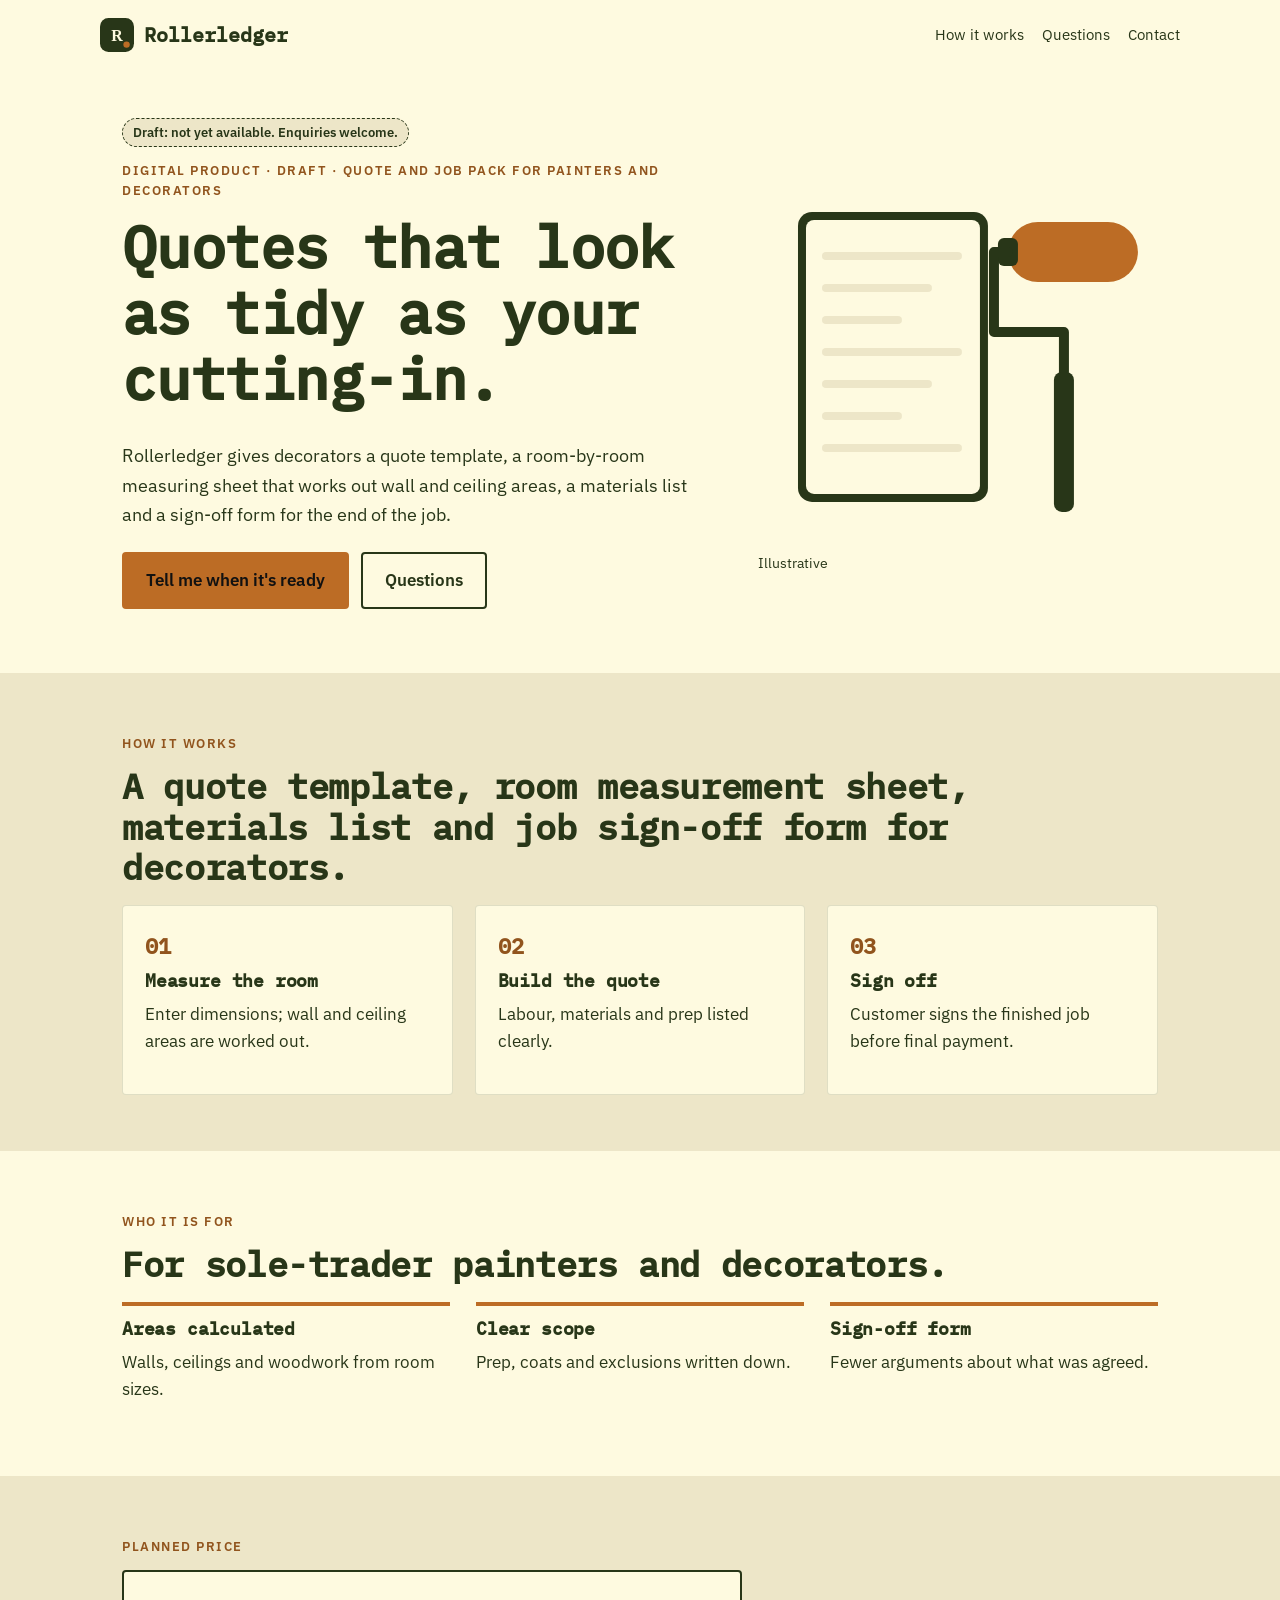
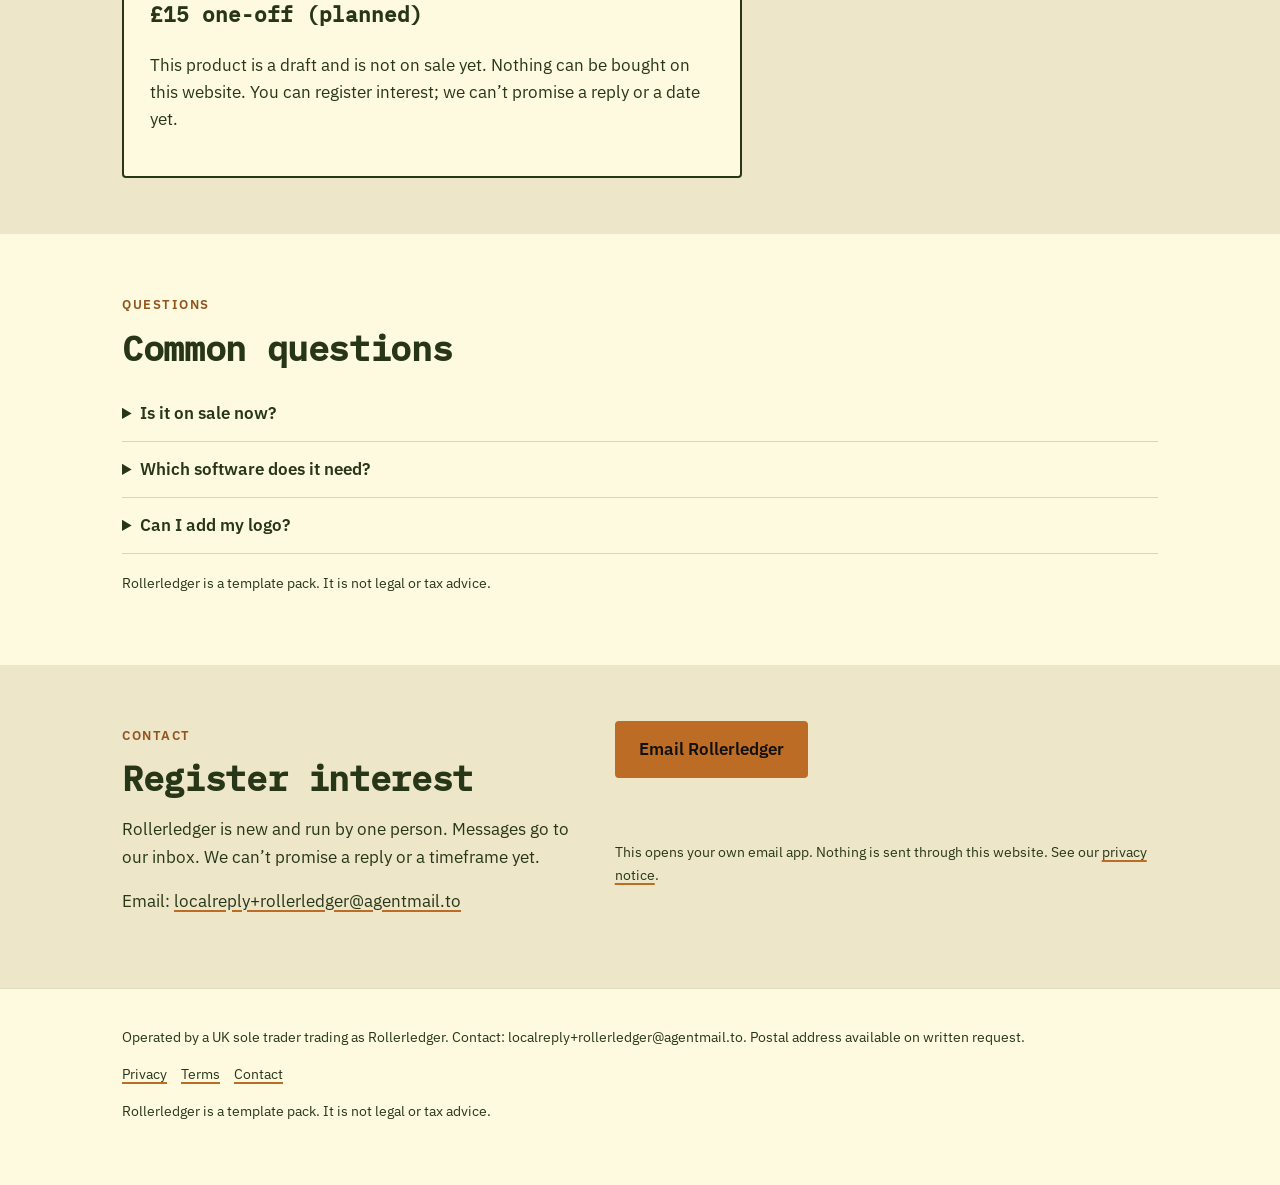
<file: index.html>
<!doctype html>
<html lang="en-GB">
<head>
<meta charset="utf-8">
<meta name="viewport" content="width=device-width, initial-scale=1">
<meta http-equiv="Content-Security-Policy" content="default-src 'self'; img-src 'self' data: https://localreplyloop.goatcounter.com; style-src 'self'; script-src 'self'; font-src 'self'; connect-src 'self'; form-action 'self'; base-uri 'self'; object-src 'none'">
<meta name="referrer" content="strict-origin-when-cross-origin">
<title>Rollerledger: Quotes that look as tidy as your cutting-in</title>
<meta name="description" content="A quote template, room measurement sheet, materials list and job sign-off form for decorators.">
<meta name="theme-color" content="#283618">
<meta property="og:type" content="website"><meta property="og:title" content="Rollerledger: Quotes that look as tidy as your cutting-in"><meta property="og:description" content="A quote template, room measurement sheet, materials list and job sign-off form for decorators.">
<meta property="og:image" content="https://evanturner557-del.github.io/rollerledger/assets/og.png"><meta property="og:image:width" content="1200"><meta property="og:image:height" content="630">
<meta property="og:image:alt" content="Rollerledger: Quotes that look as tidy as your cutting-in."><meta property="og:site_name" content="Rollerledger"><meta property="og:locale" content="en_GB">
<meta property="og:url" content="https://evanturner557-del.github.io/rollerledger/"><meta name="twitter:card" content="summary_large_image">
<link rel="canonical" href="https://evanturner557-del.github.io/rollerledger/">
<link rel="icon" href="assets/favicon.svg" type="image/svg+xml">
<link rel="stylesheet" href="assets/site.css">
<script src="assets/config.js"></script>
<script src="assets/analytics.js" defer></script>
<script src="_shared/kit.js" defer></script>
</head>
<body>
<a class="skip" href="#main">Skip to content</a>
<header><div class="wrap top"><a class="brand" href="./"><svg viewBox="0 0 64 64" aria-hidden="true" width="34" height="34"><rect width="64" height="64" rx="16" fill="#283618"/><text x="32" y="43" text-anchor="middle" font-family="Georgia, serif" font-weight="700" font-size="30" fill="#FEFAE0">R</text><circle cx="50" cy="50" r="6" fill="#BC6C25"/></svg>Rollerledger</a><nav aria-label="Primary"><a href="#how">How it works</a><a href="#faq">Questions</a><a href="#contact">Contact</a></nav></div></header>
<main id="main">
<section class="hero"><div class="wrap"><div><span class="draft">Draft: not yet available. Enquiries welcome.</span><br><span class="eyebrow">Digital product · draft · Quote and job pack for painters and decorators</span><h1>Quotes that look as tidy as your cutting-in.</h1><p class="lede">Rollerledger gives decorators a quote template, a room-by-room measuring sheet that works out wall and ceiling areas, a materials list and a sign-off form for the end of the job.</p><div class="ctas"><a class="btn" href="#contact" data-cta="hero">Tell me when it&#x27;s ready</a><a class="btn ghost" href="#faq" data-cta="hero-secondary">Questions</a></div></div><figure class="art"><svg viewBox="0 0 400 400" aria-hidden="true" focusable="false" class="motif"><rect x="40" y="60" width="190" height="290" rx="14" fill="#283618"/><rect x="48" y="68" width="174" height="274" rx="8" fill="#FEFAE0"/><rect x="64" y="100" width="140" height="8" rx="4" fill="#EDE6C8"/><rect x="64" y="132" width="110" height="8" rx="4" fill="#EDE6C8"/><rect x="64" y="164" width="80" height="8" rx="4" fill="#EDE6C8"/><rect x="64" y="196" width="140" height="8" rx="4" fill="#EDE6C8"/><rect x="64" y="228" width="110" height="8" rx="4" fill="#EDE6C8"/><rect x="64" y="260" width="80" height="8" rx="4" fill="#EDE6C8"/><rect x="64" y="292" width="140" height="8" rx="4" fill="#EDE6C8"/><rect x="250" y="70" width="130" height="60" rx="30" fill="#BC6C25"/><rect x="240" y="86" width="20" height="28" rx="6" fill="#283618"/><path d="M250 100 h-14 v80 h70 v40" fill="none" stroke="#283618" stroke-width="10" stroke-linecap="round" stroke-linejoin="round"/><rect x="296" y="220" width="20" height="140" rx="8" fill="#283618"/></svg><figcaption class="fine">Illustrative</figcaption></figure></div></section>
<section class="tint" id="how"><div class="wrap"><span class="eyebrow">How it works</span><h2>A quote template, room measurement sheet, materials list and job sign-off form for decorators.</h2><div class="steps"><div class="step"><h3>Measure the room</h3><p>Enter dimensions; wall and ceiling areas are worked out.</p></div><div class="step"><h3>Build the quote</h3><p>Labour, materials and prep listed clearly.</p></div><div class="step"><h3>Sign off</h3><p>Customer signs the finished job before final payment.</p></div></div></div></section>
<section><div class="wrap"><span class="eyebrow">Who it is for</span><h2>For sole-trader painters and decorators.</h2><div class="points"><div class="point"><h3>Areas calculated</h3><p>Walls, ceilings and woodwork from room sizes.</p></div><div class="point"><h3>Clear scope</h3><p>Prep, coats and exclusions written down.</p></div><div class="point"><h3>Sign-off form</h3><p>Fewer arguments about what was agreed.</p></div></div></div></section>
<section class="tint" id="price"><div class="wrap"><span class="eyebrow">Planned price</span><div class="pricebox"><p class="price">£15 one-off (planned)</p><p>This product is a draft and is not on sale yet. Nothing can be bought on this website. You can register interest; we can’t promise a reply or a date yet.</p></div></div></section>
<section id="faq"><div class="wrap"><span class="eyebrow">Questions</span><h2>Common questions</h2><details><summary>Is it on sale now?</summary><p>Not yet. Rollerledger is a draft product. Ask to hear when it&#x27;s ready.</p></details><details><summary>Which software does it need?</summary><p>Google Sheets, Excel or Numbers.</p></details><details><summary>Can I add my logo?</summary><p>Yes, there&#x27;s a space for it.</p></details><p class="fine fine-gap">Rollerledger is a template pack. It is not legal or tax advice.</p></div></section>
<section class="tint" id="contact"><div class="wrap contact-grid"><div><span class="eyebrow">Contact</span><h2>Register interest</h2><p>Rollerledger is new and run by one person. Messages go to our inbox. We can’t promise a reply or a timeframe yet.</p><p>Email: <a href="mailto:localreply+rollerledger@agentmail.to">localreply+rollerledger@agentmail.to</a></p></div><div class="form contact-mail"><p><a class="btn" href="mailto:localreply+rollerledger@agentmail.to?subject=%5BRollerledger%5D%20Enquiry" data-cta="enquire">Email Rollerledger</a></p><p class="hint">This opens your own email app. Nothing is sent through this website. See our <a href="privacy.html">privacy notice</a>.</p></div></div></section>
</main><footer><div class="wrap"><p>Operated by a UK sole trader trading as Rollerledger. Contact: localreply+rollerledger@agentmail.to. Postal address available on written request.</p>
<p><a href="privacy.html">Privacy</a><a href="terms.html">Terms</a><a href="./#contact">Contact</a></p>
<p class="fine">Rollerledger is a template pack. It is not legal or tax advice.</p></div></footer>
</body></html>
</file>
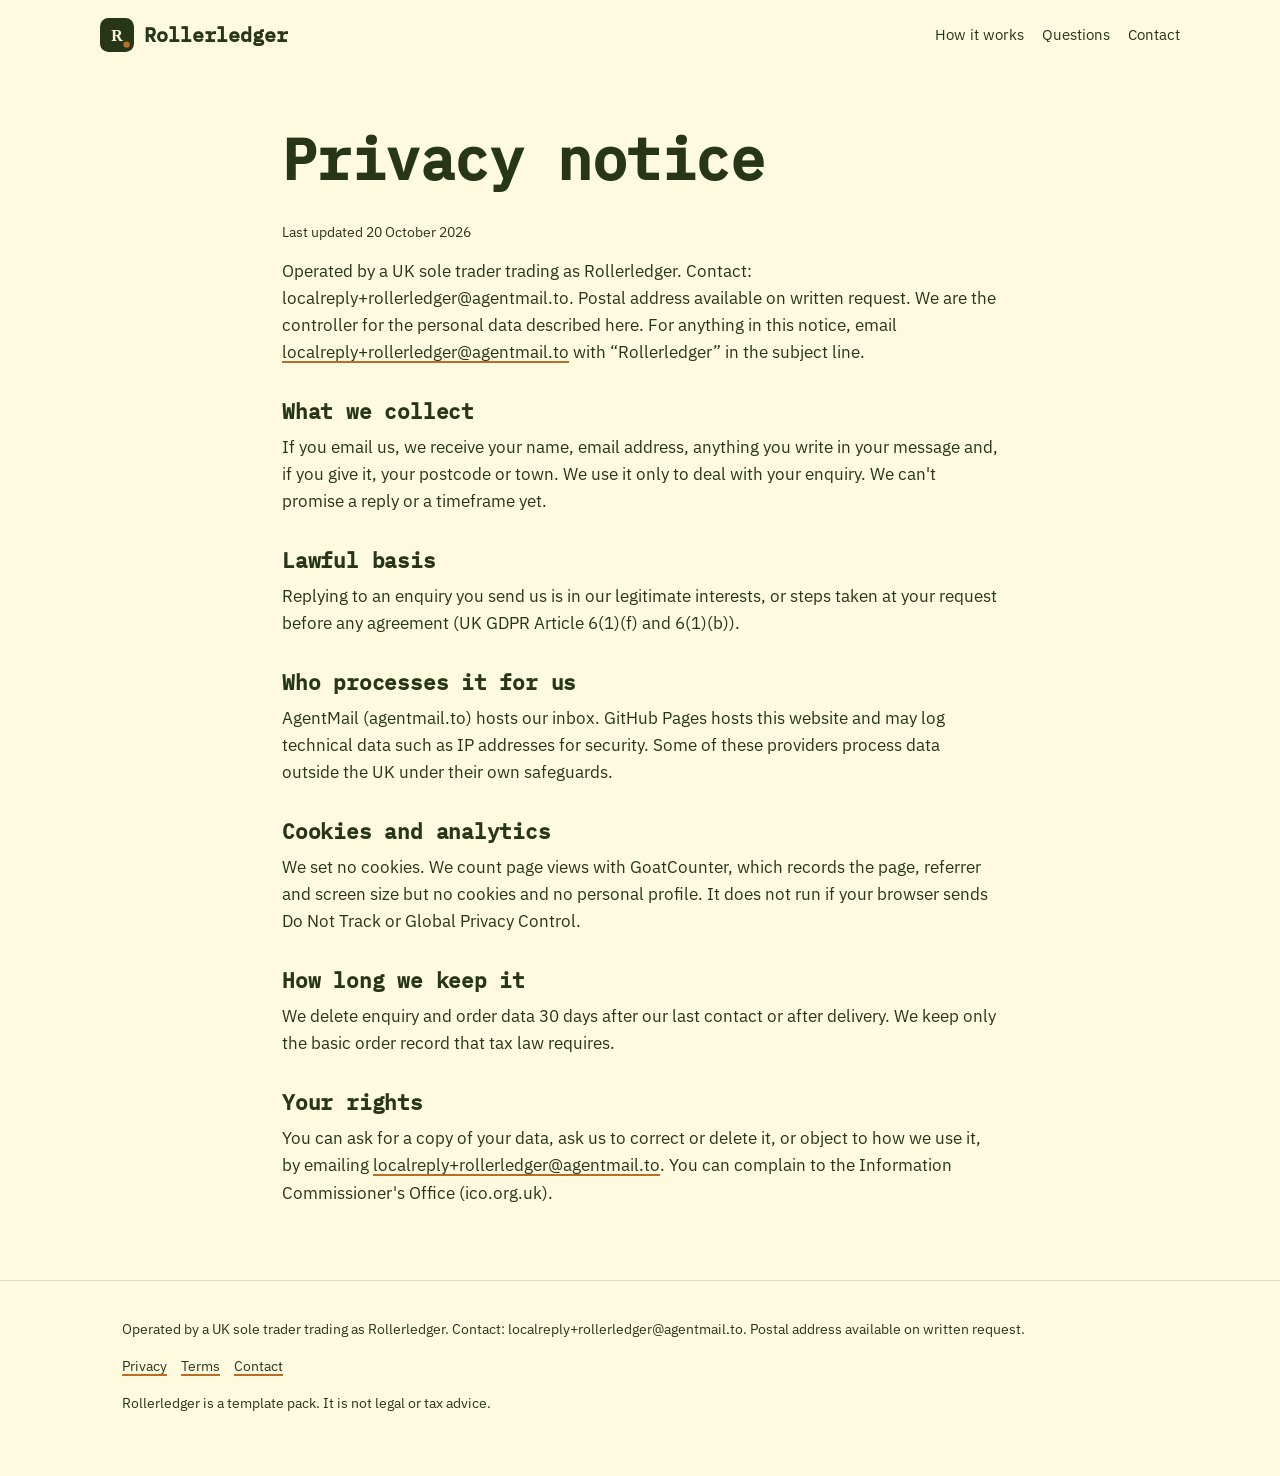
<file: privacy.html>
<!doctype html>
<html lang="en-GB">
<head>
<meta charset="utf-8">
<meta name="viewport" content="width=device-width, initial-scale=1">
<meta http-equiv="Content-Security-Policy" content="default-src 'self'; img-src 'self' data: https://localreplyloop.goatcounter.com; style-src 'self'; script-src 'self'; font-src 'self'; connect-src 'self'; form-action 'self'; base-uri 'self'; object-src 'none'">
<meta name="referrer" content="strict-origin-when-cross-origin">
<title>Privacy notice | Rollerledger</title>
<meta name="description" content="Privacy notice for Rollerledger.">
<meta name="theme-color" content="#283618">
<meta property="og:type" content="website"><meta property="og:title" content="Privacy notice | Rollerledger"><meta property="og:description" content="Privacy notice for Rollerledger.">
<meta property="og:image" content="https://evanturner557-del.github.io/rollerledger/assets/og.png"><meta property="og:image:width" content="1200"><meta property="og:image:height" content="630">
<meta property="og:image:alt" content="Rollerledger: Quotes that look as tidy as your cutting-in."><meta property="og:site_name" content="Rollerledger"><meta property="og:locale" content="en_GB">
<meta property="og:url" content="https://evanturner557-del.github.io/rollerledger/privacy.html"><meta name="twitter:card" content="summary_large_image">
<link rel="canonical" href="https://evanturner557-del.github.io/rollerledger/privacy.html">
<link rel="icon" href="assets/favicon.svg" type="image/svg+xml">
<link rel="stylesheet" href="assets/site.css">
<script src="assets/config.js"></script>
<script src="assets/analytics.js" defer></script>
<script src="_shared/kit.js" defer></script>
</head>
<body>
<a class="skip" href="#main">Skip to content</a>
<header><div class="wrap top"><a class="brand" href="./"><svg viewBox="0 0 64 64" aria-hidden="true" width="34" height="34"><rect width="64" height="64" rx="16" fill="#283618"/><text x="32" y="43" text-anchor="middle" font-family="Georgia, serif" font-weight="700" font-size="30" fill="#FEFAE0">R</text><circle cx="50" cy="50" r="6" fill="#BC6C25"/></svg>Rollerledger</a><nav aria-label="Primary"><a href="#how">How it works</a><a href="#faq">Questions</a><a href="#contact">Contact</a></nav></div></header><main id="main"><section><div class="wrap legal"><h1>Privacy notice</h1><p class="fine">Last updated 20 October 2026</p>
<p><span>Operated by a UK sole trader trading as Rollerledger. Contact: localreply+rollerledger@agentmail.to. Postal address available on written request.</span> We are the controller for the personal data described here. For anything in this notice, email <a href="mailto:localreply+rollerledger@agentmail.to">localreply+rollerledger@agentmail.to</a> with “Rollerledger” in the subject line.</p>
<h2>What we collect</h2><p>If you email us, we receive your name, email address, anything you write in your message and, if you give it, your postcode or town. We use it only to deal with your enquiry. We can&#x27;t promise a reply or a timeframe yet.</p>
<h2>Lawful basis</h2><p>Replying to an enquiry you send us is in our legitimate interests, or steps taken at your request before any agreement (UK GDPR Article 6(1)(f) and 6(1)(b)).</p>
<h2>Who processes it for us</h2><p>AgentMail (agentmail.to) hosts our inbox. GitHub Pages hosts this website and may log technical data such as IP addresses for security. Some of these providers process data outside the UK under their own safeguards.</p>
<h2>Cookies and analytics</h2><p>We set no cookies. We count page views with GoatCounter, which records the page, referrer and screen size but no cookies and no personal profile. It does not run if your browser sends Do Not Track or Global Privacy Control.</p>
<h2>How long we keep it</h2><p>We delete enquiry and order data 30 days after our last contact or after delivery. We keep only the basic order record that tax law requires.</p>
<h2>Your rights</h2><p>You can ask for a copy of your data, ask us to correct or delete it, or object to how we use it, by emailing <a href="mailto:localreply+rollerledger@agentmail.to">localreply+rollerledger@agentmail.to</a>. You can complain to the Information Commissioner's Office (ico.org.uk).</p></div></section></main><footer><div class="wrap"><p>Operated by a UK sole trader trading as Rollerledger. Contact: localreply+rollerledger@agentmail.to. Postal address available on written request.</p>
<p><a href="privacy.html">Privacy</a><a href="terms.html">Terms</a><a href="./#contact">Contact</a></p>
<p class="fine">Rollerledger is a template pack. It is not legal or tax advice.</p></div></footer>
</body></html>
</file>
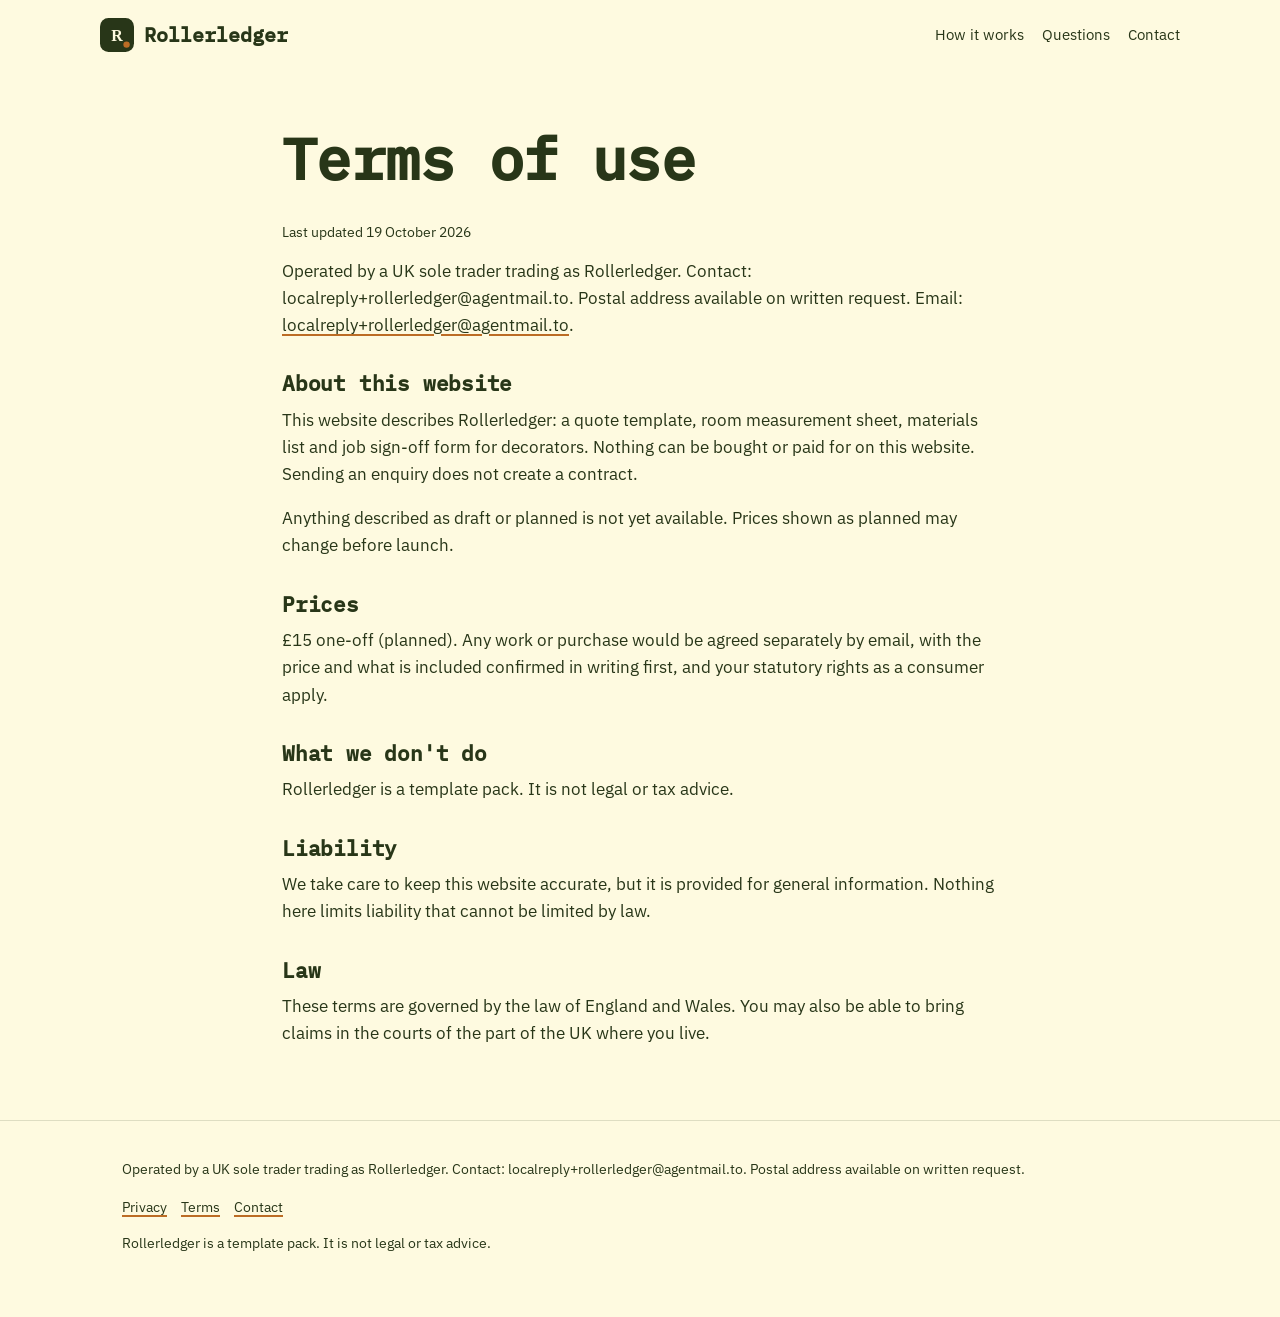
<file: terms.html>
<!doctype html>
<html lang="en-GB">
<head>
<meta charset="utf-8">
<meta name="viewport" content="width=device-width, initial-scale=1">
<meta http-equiv="Content-Security-Policy" content="default-src 'self'; img-src 'self' data: https://localreplyloop.goatcounter.com; style-src 'self'; script-src 'self'; font-src 'self'; connect-src 'self'; form-action 'self'; base-uri 'self'; object-src 'none'">
<meta name="referrer" content="strict-origin-when-cross-origin">
<title>Terms of use | Rollerledger</title>
<meta name="description" content="Terms of use for Rollerledger.">
<meta name="theme-color" content="#283618">
<meta property="og:type" content="website"><meta property="og:title" content="Terms of use | Rollerledger"><meta property="og:description" content="Terms of use for Rollerledger.">
<meta property="og:image" content="https://evanturner557-del.github.io/rollerledger/assets/og.png"><meta property="og:image:width" content="1200"><meta property="og:image:height" content="630">
<meta property="og:image:alt" content="Rollerledger: Quotes that look as tidy as your cutting-in."><meta property="og:site_name" content="Rollerledger"><meta property="og:locale" content="en_GB">
<meta property="og:url" content="https://evanturner557-del.github.io/rollerledger/terms.html"><meta name="twitter:card" content="summary_large_image">
<link rel="canonical" href="https://evanturner557-del.github.io/rollerledger/terms.html">
<link rel="icon" href="assets/favicon.svg" type="image/svg+xml">
<link rel="stylesheet" href="assets/site.css">
<script src="assets/config.js"></script>
<script src="assets/analytics.js" defer></script>
<script src="_shared/kit.js" defer></script>
</head>
<body>
<a class="skip" href="#main">Skip to content</a>
<header><div class="wrap top"><a class="brand" href="./"><svg viewBox="0 0 64 64" aria-hidden="true" width="34" height="34"><rect width="64" height="64" rx="16" fill="#283618"/><text x="32" y="43" text-anchor="middle" font-family="Georgia, serif" font-weight="700" font-size="30" fill="#FEFAE0">R</text><circle cx="50" cy="50" r="6" fill="#BC6C25"/></svg>Rollerledger</a><nav aria-label="Primary"><a href="#how">How it works</a><a href="#faq">Questions</a><a href="#contact">Contact</a></nav></div></header><main id="main"><section><div class="wrap legal"><h1>Terms of use</h1><p class="fine">Last updated 19 October 2026</p>
<p><span>Operated by a UK sole trader trading as Rollerledger. Contact: localreply+rollerledger@agentmail.to. Postal address available on written request.</span> Email: <a href="mailto:localreply+rollerledger@agentmail.to">localreply+rollerledger@agentmail.to</a>.</p>
<h2>About this website</h2><p>This website describes Rollerledger: a quote template, room measurement sheet, materials list and job sign-off form for decorators. Nothing can be bought or paid for on this website. Sending an enquiry does not create a contract.</p><p>Anything described as draft or planned is not yet available. Prices shown as planned may change before launch.</p>
<h2>Prices</h2><p>£15 one-off (planned). Any work or purchase would be agreed separately by email, with the price and what is included confirmed  in writing first, and your statutory rights as a consumer apply.</p>
<h2>What we don't do</h2><p>Rollerledger is a template pack. It is not legal or tax advice.</p>
<h2>Liability</h2><p>We take care to keep this website accurate, but it is provided for general information. Nothing here limits liability that cannot be limited by law.</p>
<h2>Law</h2><p>These terms are governed by the law of England and Wales. You may also be able to bring claims in the courts of the part of the UK where you live.</p></div></section></main><footer><div class="wrap"><p>Operated by a UK sole trader trading as Rollerledger. Contact: localreply+rollerledger@agentmail.to. Postal address available on written request.</p>
<p><a href="privacy.html">Privacy</a><a href="terms.html">Terms</a><a href="./#contact">Contact</a></p>
<p class="fine">Rollerledger is a template pack. It is not legal or tax advice.</p></div></footer>
</body></html>
</file>
<file: assets/site.css>
@font-face{font-family:'IBM Plex Mono';font-weight:500;font-style:normal;font-display:swap;src:url(fonts/ibm-plex-mono-latin-500-normal.woff2) format('woff2')}
@font-face{font-family:'IBM Plex Sans';font-weight:400;font-style:normal;font-display:swap;src:url(fonts/ibm-plex-sans-latin-400-normal.woff2) format('woff2')}
@font-face{font-family:'IBM Plex Sans';font-weight:600;font-style:normal;font-display:swap;src:url(fonts/ibm-plex-sans-latin-600-normal.woff2) format('woff2')}
:root{--ink:#283618;--paper:#FEFAE0;--acc:#BC6C25;--acc-text:#91541D;--on-acc:#111111;--acc-btn:#BC6C25;--soft:#EDE6C8;--on-ink:#FEFAE0;--r:4px;--br:4px;--head:'IBM Plex Mono', ui-monospace, monospace;--body:'IBM Plex Sans', system-ui, sans-serif}
*,*::before,*::after{box-sizing:border-box}html{scroll-behavior:smooth}@media (prefers-reduced-motion:reduce){html{scroll-behavior:auto}*{transition:none!important}}
body{margin:0;font-family:var(--body);color:var(--ink);background:var(--paper);line-height:1.6;font-size:17px;-webkit-font-smoothing:antialiased}
h1,h2,h3{font-family:var(--head);line-height:1.15;margin:0 0 .5em;letter-spacing:-.01em}h1{font-size:clamp(2.1rem,5vw,3.6rem)}h2{font-size:clamp(1.5rem,3vw,2.2rem)}h3{font-size:1.15rem}
p{margin:0 0 1em}a{color:var(--ink);text-decoration-color:var(--acc);text-underline-offset:3px;text-decoration-thickness:2px}
.wrap{max-width:1080px;margin:0 auto;padding:0 22px}.skip{position:absolute;left:-999px}.skip:focus{left:12px;top:12px;background:var(--ink);color:var(--on-ink);padding:8px 12px;z-index:9}
:focus-visible{outline:3px solid var(--acc);outline-offset:2px}
.top{display:flex;align-items:center;justify-content:space-between;padding:18px 0;gap:16px}.brand{display:flex;align-items:center;gap:10px;font-family:var(--head);font-weight:700;font-size:1.25rem;text-decoration:none}
.top nav a{margin-left:18px;font-size:.95rem;text-decoration:none}.top nav a:hover{text-decoration:underline}
.btn{display:inline-block;background:var(--acc-btn);color:var(--on-acc);padding:13px 22px;border-radius:var(--br);font-weight:600;text-decoration:none;border:2px solid var(--acc-btn);cursor:pointer;font:inherit;font-weight:600}
.btn:hover{filter:none;box-shadow:inset 0 0 0 2px currentColor}.btn.ghost{background:transparent;color:var(--ink);border-color:var(--ink)}
.eyebrow{display:inline-block;font-size:.8rem;letter-spacing:.12em;text-transform:uppercase;font-weight:600;color:var(--acc-text);margin-bottom:12px}
.hero{padding:48px 0 64px}.hero .lede{font-size:1.15rem;max-width:40em}.ctas{display:flex;gap:12px;flex-wrap:wrap;margin-top:22px}
.motif{width:100%;height:auto;max-width:420px;display:block}.art{margin:0}
.draft{display:inline-block;background:var(--soft);border:1px dashed var(--ink);padding:3px 10px;border-radius:999px;font-size:.82rem;font-weight:600;margin-bottom:14px}
section{padding:56px 0}.tint{background:var(--soft)}
.steps{display:grid;grid-template-columns:repeat(auto-fit,minmax(220px,1fr));gap:22px;counter-reset:s}
.step{padding:22px;border-radius:var(--r);background:var(--paper);border:1px solid color-mix(in srgb,var(--ink) 14%,transparent)}
.step::before{counter-increment:s;content:"0" counter(s);font-family:var(--head);font-weight:700;color:var(--acc-text);display:block;font-size:1.4rem;margin-bottom:6px}
.points{display:grid;grid-template-columns:repeat(auto-fit,minmax(240px,1fr));gap:26px}.point h3{border-top:4px solid var(--acc);padding-top:12px}
.price{font-family:var(--head);font-size:1.3rem;font-weight:700}.pricebox{border:2px solid var(--ink);border-radius:var(--r);padding:26px;max-width:620px;background:var(--paper)}
details{border-bottom:1px solid color-mix(in srgb,var(--ink) 18%,transparent);padding:14px 0}summary{cursor:pointer;font-weight:600}details p{margin-top:10px}
.form{display:grid;gap:14px;max-width:620px}.form label{font-weight:600;font-size:.95rem;display:block;margin-bottom:4px}
.form input,.form textarea,.form select{width:100%;padding:12px;border:1.5px solid color-mix(in srgb,var(--ink) 40%,transparent);border-radius:calc(var(--r)/2);font:inherit;background:#fff;color:#111}
.form textarea{min-height:120px}.hint,.fine{font-size:.88rem}.form-status{font-weight:600}
.contact-grid{display:grid;grid-template-columns:1fr 1.2fr;gap:40px}@media(max-width:800px){.contact-grid{grid-template-columns:1fr}.top nav a:not([href="#contact"]){display:none}.top nav a{margin-left:0;padding:10px 0;font-weight:600}}
footer{padding:36px 0 48px;font-size:.9rem;border-top:1px solid color-mix(in srgb,var(--ink) 15%,transparent)}footer a{margin-right:14px}
.tool{background:var(--paper);border:2px solid var(--ink);border-radius:var(--r);padding:26px;max-width:640px}.tool .row{display:grid;grid-template-columns:1fr 140px;gap:12px;align-items:center;margin-bottom:10px}
.tool input[type=number]{padding:10px;border:1.5px solid var(--ink);border-radius:8px;font:inherit;width:100%}.result{margin-top:16px;padding:16px;background:var(--soft);border-radius:calc(var(--r)/2);min-height:3em}
.check h3{margin-top:18px}.check label{display:flex;gap:10px;align-items:flex-start;padding:6px 0}.check input{width:20px;height:20px;accent-color:var(--acc)}
.legal{max-width:760px}.legal h2{font-size:1.3rem;margin-top:1.6em}
.hero .wrap{display:grid;grid-template-columns:1.25fr .85fr;gap:48px;align-items:center}@media(max-width:800px){.hero .wrap{grid-template-columns:1fr}.hero .art{max-width:180px;margin-top:-8px}}

.fine.fine-gap{margin-top:18px}
</file>
